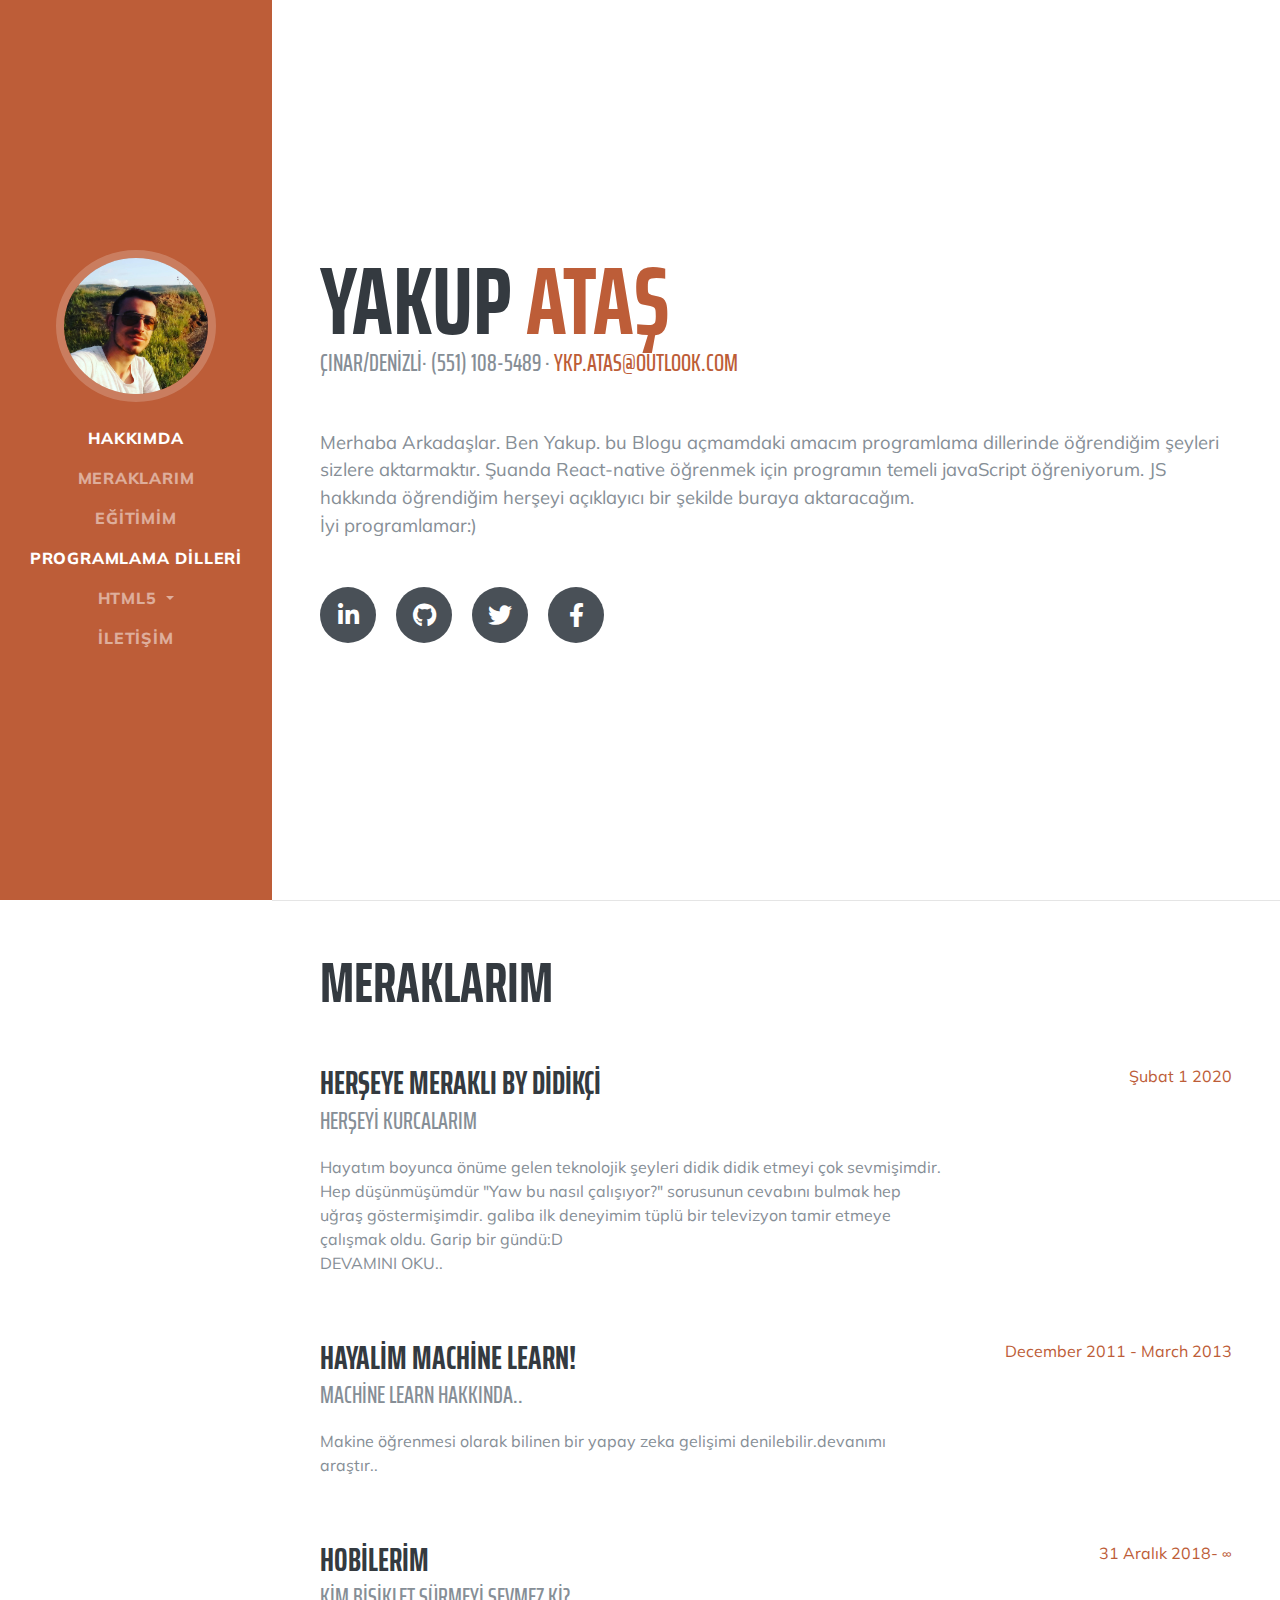
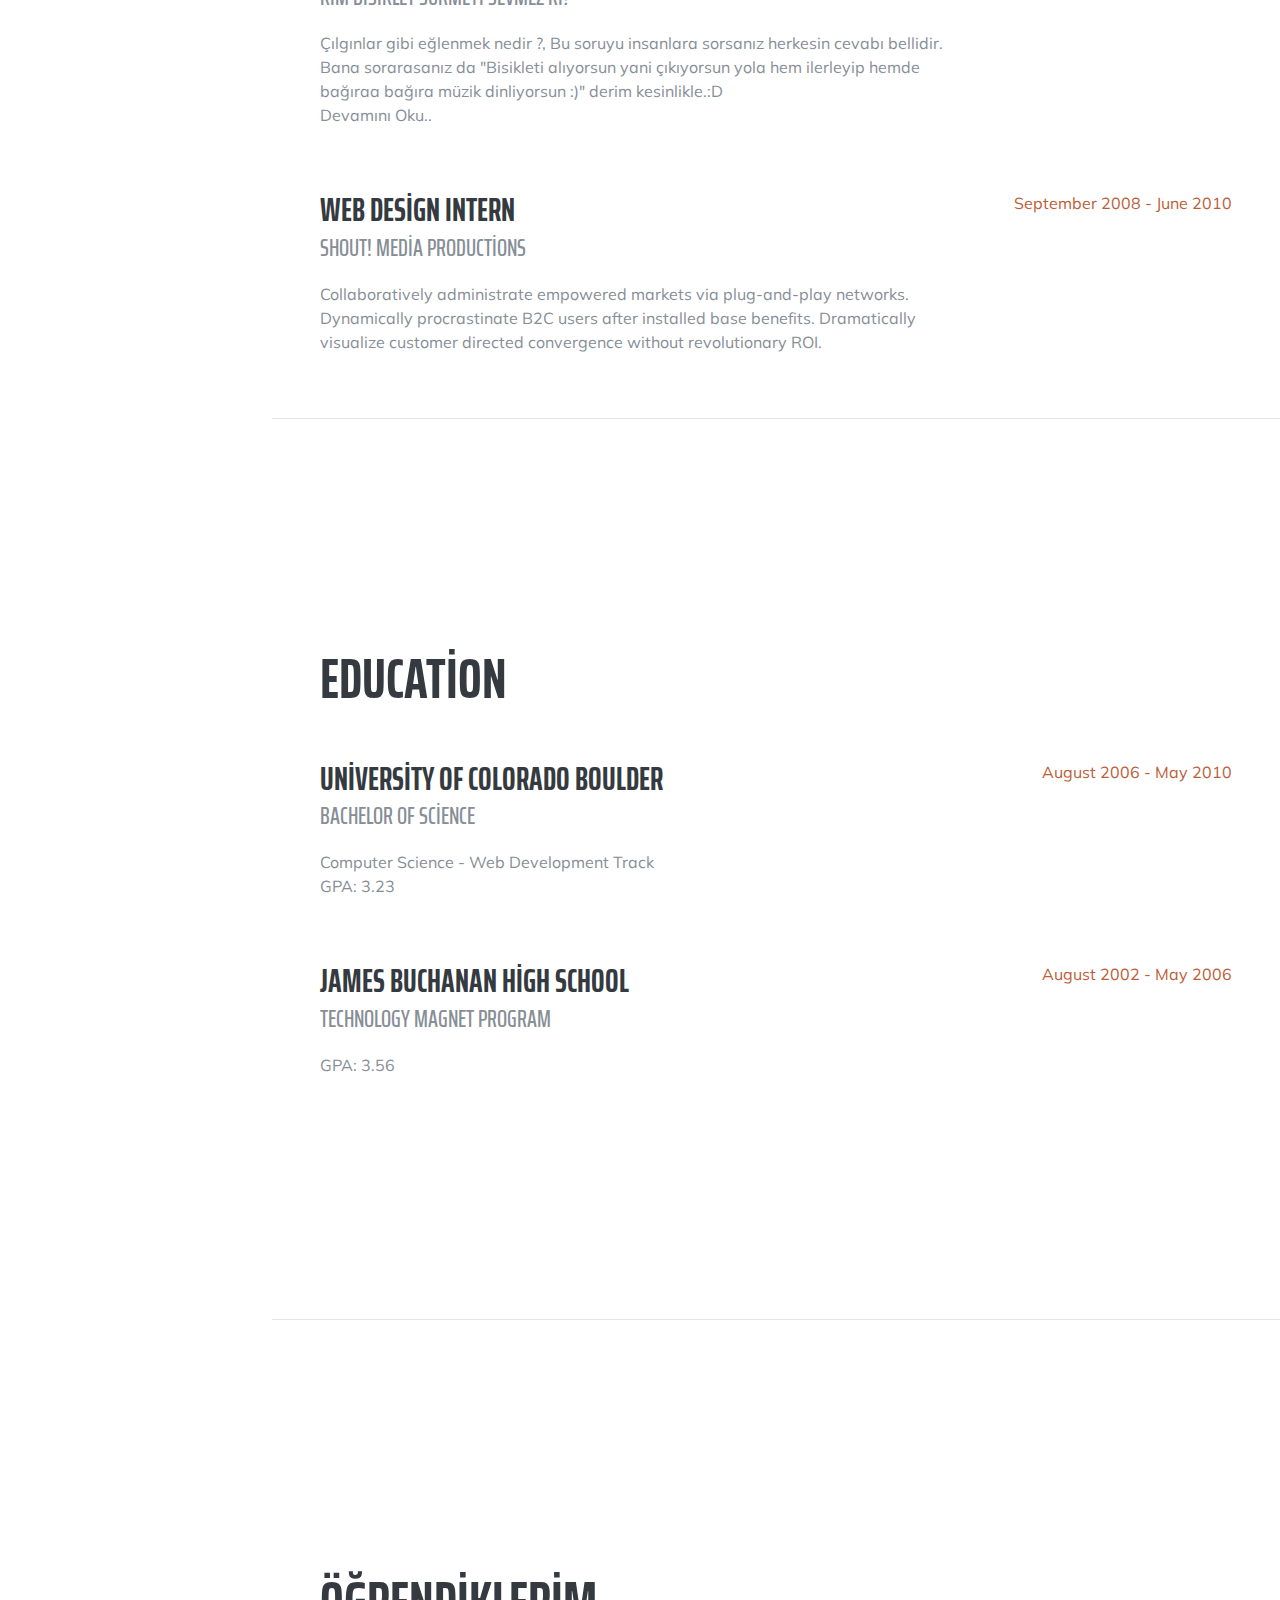
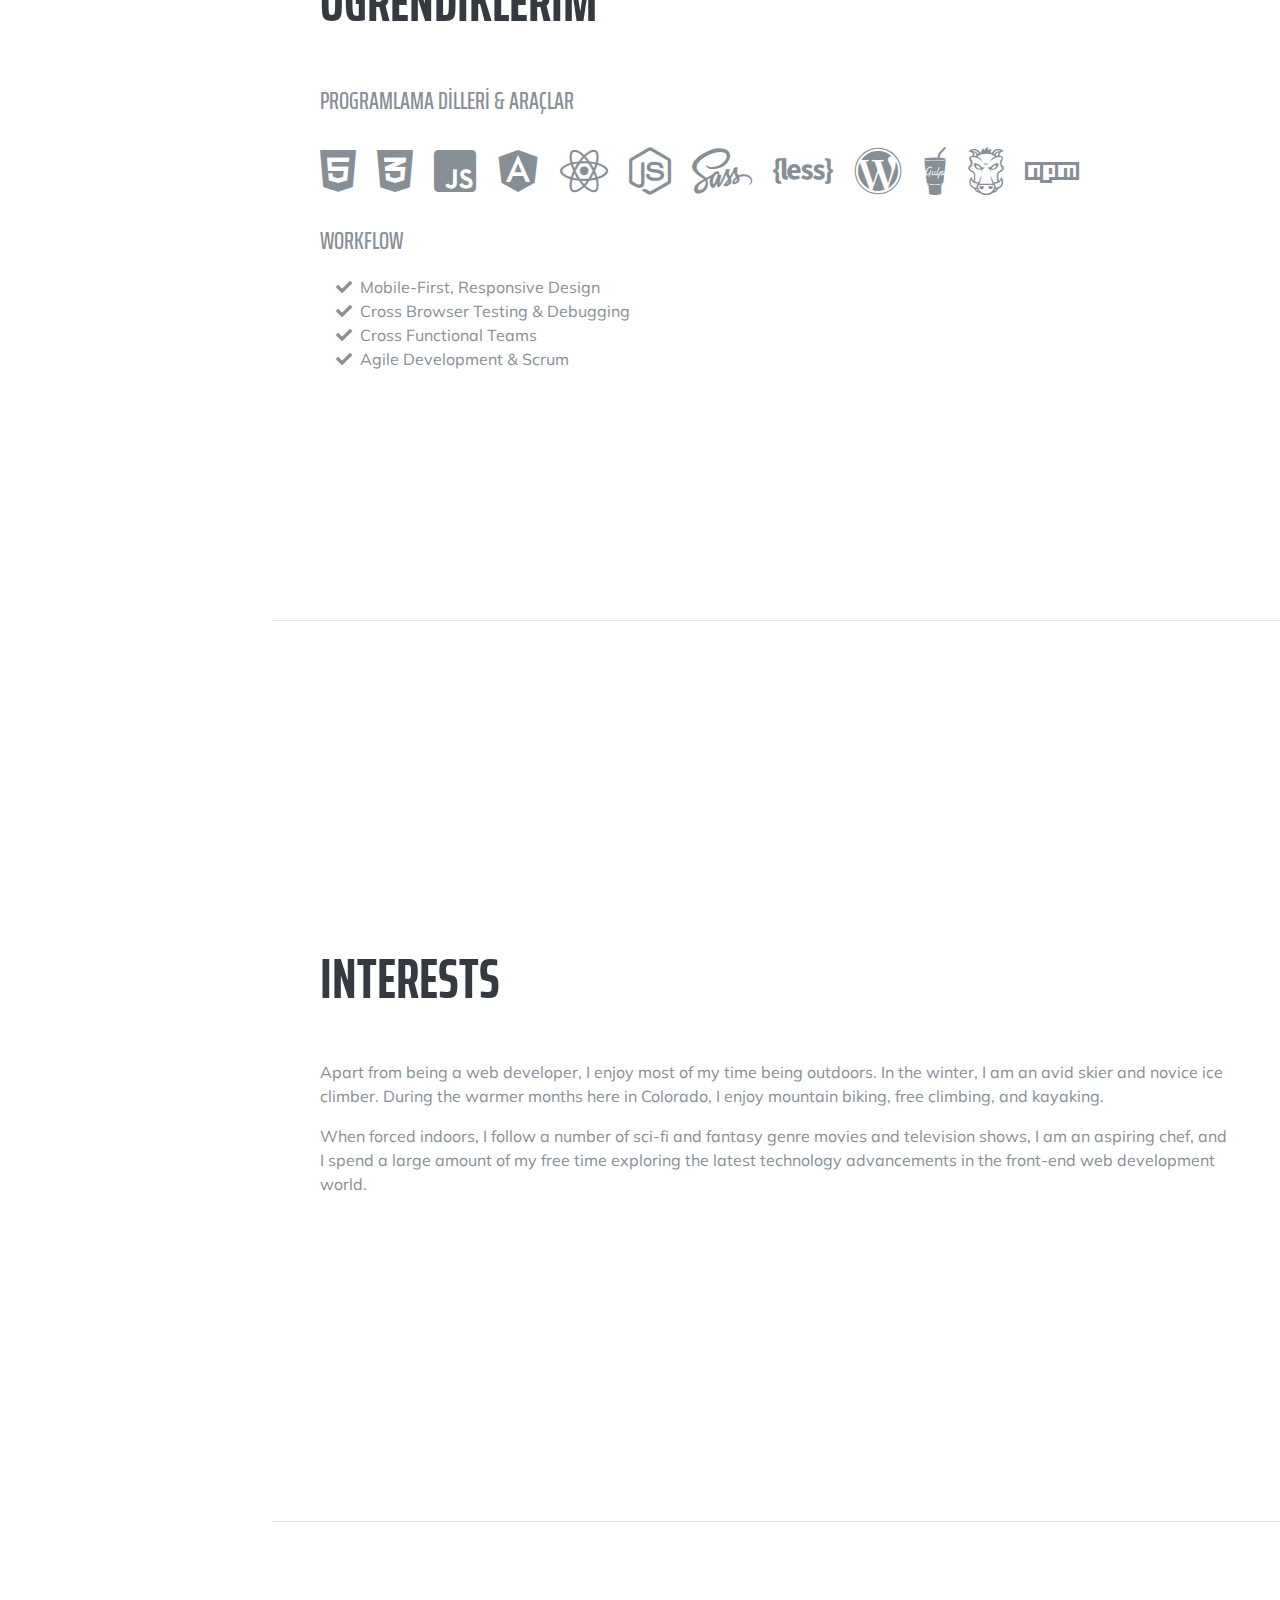
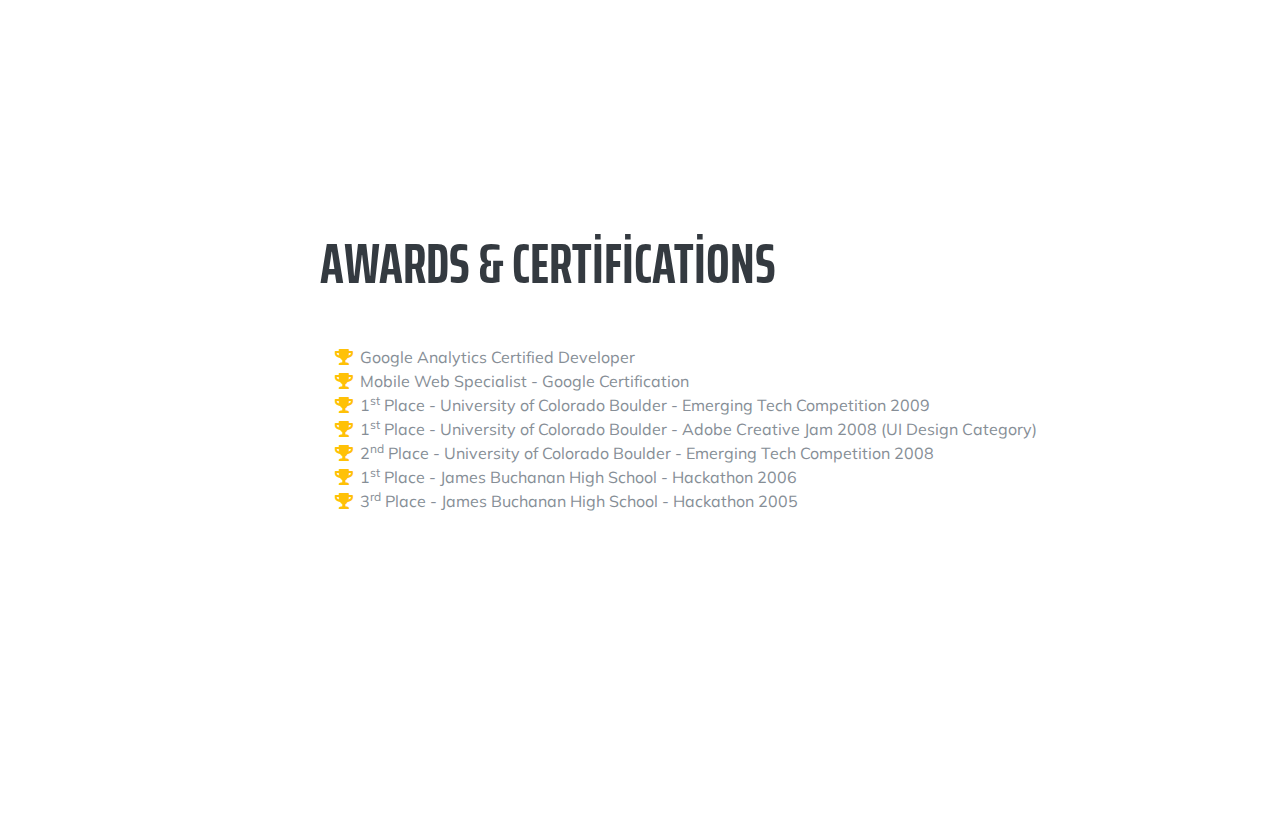
<file: proje/index.html>
<!DOCTYPE html>
<html lang="tr">

<head>

  <meta charset="utf-8">
  <meta name="viewport" content="width=device-width, initial-scale=1, shrink-to-fit=no">
  <meta name="description" content="">
  <meta name="author" content="">

  <title></title>

  <!-- Bootstrap core CSS -->
  <link href="vendor/bootstrap/css/bootstrap.min.css" rel="stylesheet">

  <!-- Custom fonts for this template -->
  <link href="https://fonts.googleapis.com/css?family=Saira+Extra+Condensed:500,700" rel="stylesheet">
  <link href="https://fonts.googleapis.com/css?family=Muli:400,400i,800,800i" rel="stylesheet">
  <link href="vendor/fontawesome-free/css/all.min.css" rel="stylesheet">

  <!-- Custom styles for this template -->
  <link href="css/resume.min.css" rel="stylesheet">

</head>

<body id="page-top">

  <nav class="navbar navbar-expand-lg navbar-dark bg-primary fixed-top" id="sideNav">
    <a class="navbar-brand js-scroll-trigger" href="#page-top">
      <span class="d-block d-lg-none">Yakup Ataş</span>
      <span class="d-none d-lg-block">
        <img class="img-fluid img-profile rounded-circle mx-auto mb-2" src="img/profile.jpeg" alt="">
      </span>
    </a>
    <button class="navbar-toggler" type="button" data-toggle="collapse" data-target="#navbarSupportedContent" aria-controls="navbarSupportedContent" aria-expanded="false" aria-label="Toggle navigation">
      <span class="navbar-toggler-icon"></span>
    </button>
    <div class="collapse navbar-collapse" id="navbarSupportedContent">
      <ul class="navbar-nav">
        <li class="nav-item">
          <a class="nav-link js-scroll-trigger" href="#about">Hakkımda</a>
        </li>
        <li class="nav-item">
          <a class="nav-link js-scroll-trigger" href="#experience">Meraklarım</a>
        </li>
        <li class="nav-item">
          <a class="nav-link js-scroll-trigger" href="#education">Eğitimim</a>
        </li>
        <li class="nav-item">
          <a class="nav-link js-scroll-trigger dropdown show"  aria-expanded="false" href="#skills">Programlama Dilleri</a>
          <ul class="nav-link js-scroll-trigger dropdown-toggle" style="cursor:pointer;" id="dropdownMenuLink"data-toggle="dropdown" aria-haspopup="true" href="#">Html5</a>
            <!-- hata var bebeğem-->
          </ul>
        </li>
        <li class="nav-item">
          <a class="nav-link js-scroll-trigger" href="#interests">İletişim</a>
        </li>
   
      </ul>
    </div>
  </nav>

  <div class="container-fluid p-0"> 

    <section class="resume-section p-3 p-lg-5 d-flex align-items-center" id="about">
      <div class="w-100">
        <h1 class="mb-0">Yakup
          <span class="text-primary">Ataş</span>
        </h1>
        <div class="subheading mb-5">Çınar/Denizli· (551) 108-5489 ·
          <a href="mailto:name@email.com">ykp.atas@outlook.com</a>
        </div>
        <p class="lead mb-5">Merhaba Arkadaşlar. Ben Yakup. bu Blogu açmamdaki amacım programlama dillerinde öğrendiğim şeyleri sizlere aktarmaktır. Şuanda React-native öğrenmek için programın temeli javaScript öğreniyorum. JS hakkında öğrendiğim herşeyi açıklayıcı bir şekilde buraya aktaracağım.<br>İyi programlamar:)</p>
        <div class="social-icons">
          <a href="#">
            <i class="fab fa-linkedin-in"></i>
          </a>
          <a href="#">
            <i class="fab fa-github"></i>
          </a>
          <a href="#">
            <i class="fab fa-twitter"></i>
          </a>
          <a href="#">
            <i class="fab fa-facebook-f"></i>
          </a>
        </div>
      </div>
    </section>

    <hr class="m-0">

    <section class="resume-section p-3 p-lg-5 d-flex justify-content-center" id="experience">
      <div class="w-100">
        <h2 class="mb-5">Meraklarım</h2>

        <div class="resume-item d-flex flex-column flex-md-row justify-content-between mb-5">
          <div class="resume-content">
            <h3 class="mb-0">Herşeye Meraklı By Didikçi</h3>
            <div class="subheading mb-3">Herşeyi Kurcalarım</div>
            <p>Hayatım boyunca önüme gelen teknolojik şeyleri didik didik etmeyi çok sevmişimdir. Hep düşünmüşümdür "Yaw bu nasıl çalışıyor?" sorusunun cevabını bulmak hep uğraş göstermişimdir. galiba ilk deneyimim tüplü bir televizyon tamir etmeye çalışmak oldu. Garip bir gündü:D<br> DEVAMINI OKU.. </p>
          </div>
          <div class="resume-date text-md-right">
            <span class="text-primary">Şubat 1 2020</span>
          </div>
        </div>

        <div class="resume-item d-flex flex-column flex-md-row justify-content-between mb-5">
          <div class="resume-content">
            <h3 class="mb-0">Hayalim Machine Learn!</h3>
            <div class="subheading mb-3">Machine Learn Hakkında..</div>
          <p>Makine öğrenmesi olarak bilinen bir yapay zeka gelişimi denilebilir.devanımı araştır..</p>
          </div>
          <div class="resume-date text-md-right">
            <span class="text-primary">December 2011 - March 2013</span>
          </div>
        </div>

        <div class="resume-item d-flex flex-column flex-md-row justify-content-between mb-5">
          <div class="resume-content">
            <h3 class="mb-0">Hobilerim</h3>
            <div class="subheading mb-3">Kim bisiklet sürmeyi sevmez ki?</div>
            <p>Çılgınlar gibi eğlenmek nedir ?, Bu soruyu insanlara sorsanız herkesin cevabı bellidir. Bana sorarasanız da "Bisikleti alıyorsun yani çıkıyorsun yola hem ilerleyip hemde bağıraa bağıra müzik dinliyorsun :)" derim kesinlikle.:D <br> Devamını Oku.. </p>
          </div>
          <div class="resume-date text-md-right">
            <span class="text-primary">31 Aralık 2018- ∞ </span>
          </div>
        </div>

        <div class="resume-item d-flex flex-column flex-md-row justify-content-between">
          <div class="resume-content">
            <h3 class="mb-0">Web Design Intern</h3>
            <div class="subheading mb-3">Shout! Media Productions</div>
            <p>Collaboratively administrate empowered markets via plug-and-play networks. Dynamically procrastinate B2C users after installed base benefits. Dramatically visualize customer directed convergence without revolutionary ROI.</p>
          </div>
          <div class="resume-date text-md-right">
            <span class="text-primary">September 2008 - June 2010</span>
          </div>
        </div>

      </div>

    </section>

    <hr class="m-0">

    <section class="resume-section p-3 p-lg-5 d-flex align-items-center" id="education">
      <div class="w-100">
        <h2 class="mb-5">Education</h2>

        <div class="resume-item d-flex flex-column flex-md-row justify-content-between mb-5">
          <div class="resume-content">
            <h3 class="mb-0">University of Colorado Boulder</h3>
            <div class="subheading mb-3">Bachelor of Science</div>
            <div>Computer Science - Web Development Track</div>
            <p>GPA: 3.23</p>
          </div>
          <div class="resume-date text-md-right">
            <span class="text-primary">August 2006 - May 2010</span>
          </div>
        </div>

        <div class="resume-item d-flex flex-column flex-md-row justify-content-between">
          <div class="resume-content">
            <h3 class="mb-0">James Buchanan High School</h3>
            <div class="subheading mb-3">Technology Magnet Program</div>
            <p>GPA: 3.56</p>
          </div>
          <div class="resume-date text-md-right">
            <span class="text-primary">August 2002 - May 2006</span>
          </div>
        </div>

      </div>
    </section>

    <hr class="m-0">

    <section class="resume-section p-3 p-lg-5 d-flex align-items-center" id="skills">
      <div class="w-100">
        <h2 class="mb-5">Öğrendiklerim</h2>

        <div class="subheading mb-3">Programlama Dilleri &amp; Araçlar</div>
        <ul class="list-inline dev-icons">
          <li class="list-inline-item">
            <i class="fab fa-html5"></i>
          </li>
          <li class="list-inline-item">
            <i class="fab fa-css3-alt"></i>
          </li>
          <li class="list-inline-item">
            <i class="fab fa-js-square"></i>
          </li>
          <li class="list-inline-item">
            <i class="fab fa-angular"></i>
          </li>
          <li class="list-inline-item">
            <i class="fab fa-react"></i>
          </li>
          <li class="list-inline-item">
            <i class="fab fa-node-js"></i>
          </li>
          <li class="list-inline-item">
            <i class="fab fa-sass"></i>
          </li>
          <li class="list-inline-item">
            <i class="fab fa-less"></i>
          </li>
          <li class="list-inline-item">
            <i class="fab fa-wordpress"></i>
          </li>
          <li class="list-inline-item">
            <i class="fab fa-gulp"></i>
          </li>
          <li class="list-inline-item">
            <i class="fab fa-grunt"></i>
          </li>
          <li class="list-inline-item">
            <i class="fab fa-npm"></i>
          </li>
        </ul>

        <div class="subheading mb-3">Workflow</div>
        <ul class="fa-ul mb-0">
          <li>
            <i class="fa-li fa fa-check"></i>
            Mobile-First, Responsive Design</li>
          <li>
            <i class="fa-li fa fa-check"></i>
            Cross Browser Testing &amp; Debugging</li>
          <li>
            <i class="fa-li fa fa-check"></i>
            Cross Functional Teams</li>
          <li>
            <i class="fa-li fa fa-check"></i>
            Agile Development &amp; Scrum</li>
        </ul>
      </div>
    </section>

    <hr class="m-0">

    <section class="resume-section p-3 p-lg-5 d-flex align-items-center" id="interests">
      <div class="w-100">
        <h2 class="mb-5">Interests</h2>
        <p>Apart from being a web developer, I enjoy most of my time being outdoors. In the winter, I am an avid skier and novice ice climber. During the warmer months here in Colorado, I enjoy mountain biking, free climbing, and kayaking.</p>
        <p class="mb-0">When forced indoors, I follow a number of sci-fi and fantasy genre movies and television shows, I am an aspiring chef, and I spend a large amount of my free time exploring the latest technology advancements in the front-end web development world.</p>
      </div>
    </section>

    <hr class="m-0">

    <section class="resume-section p-3 p-lg-5 d-flex align-items-center" id="awards">
      <div class="w-100">
        <h2 class="mb-5">Awards &amp; Certifications</h2>
        <ul class="fa-ul mb-0">
          <li>
            <i class="fa-li fa fa-trophy text-warning"></i>
            Google Analytics Certified Developer</li>
          <li>
            <i class="fa-li fa fa-trophy text-warning"></i>
            Mobile Web Specialist - Google Certification</li>
          <li>
            <i class="fa-li fa fa-trophy text-warning"></i>
            1<sup>st</sup>
            Place - University of Colorado Boulder - Emerging Tech Competition 2009</li>
          <li>
            <i class="fa-li fa fa-trophy text-warning"></i>
            1<sup>st</sup>
            Place - University of Colorado Boulder - Adobe Creative Jam 2008 (UI Design Category)</li>
          <li>
            <i class="fa-li fa fa-trophy text-warning"></i>
            2<sup>nd</sup>
            Place - University of Colorado Boulder - Emerging Tech Competition 2008</li>
          <li>
            <i class="fa-li fa fa-trophy text-warning"></i>
            1<sup>st</sup>
            Place - James Buchanan High School - Hackathon 2006</li>
          <li>
            <i class="fa-li fa fa-trophy text-warning"></i>
            3<sup>rd</sup>
            Place - James Buchanan High School - Hackathon 2005</li>
        </ul>
      </div>
    </section>

  </div>

  <!-- Bootstrap core JavaScript -->
  <script src="vendor/jquery/jquery.min.js"></script>
  <script src="vendor/bootstrap/js/bootstrap.bundle.min.js"></script>

  <!-- Plugin JavaScript -->
  <script src="vendor/jquery-easing/jquery.easing.min.js"></script>

  <!-- Custom scripts for this template -->
  <script src="js/resume.min.js"></script>

</body>

</html>
</file>
<file: proje/css/resume.min.css>
/*!
 * Start Bootstrap - Resume v5.0.8 (https://startbootstrap.com/template-overviews/resume)
 * Copyright 2013-2019 Start Bootstrap
 * Licensed under MIT (https://github.com/BlackrockDigital/startbootstrap-resume/blob/master/LICENSE)
 */body{font-family:Muli,-apple-system,BlinkMacSystemFont,'Segoe UI',Roboto,'Helvetica Neue',Arial,sans-serif,'Apple Color Emoji','Segoe UI Emoji','Segoe UI Symbol','Noto Color Emoji';padding-top:54px;color:#868e96}@media (min-width:992px){body{padding-top:0;padding-left:17rem}}h1,h2,h3,h4,h5,h6{font-family:'Saira Extra Condensed',-apple-system,BlinkMacSystemFont,'Segoe UI',Roboto,'Helvetica Neue',Arial,sans-serif,'Apple Color Emoji','Segoe UI Emoji','Segoe UI Symbol','Noto Color Emoji';font-weight:700;text-transform:uppercase;color:#343a40}h1{font-size:6rem;line-height:5.5rem}h2{font-size:3.5rem}h3{font-size:2rem}p.lead{font-size:1.15rem;font-weight:400}.subheading{text-transform:uppercase;font-weight:500;font-family:'Saira Extra Condensed',-apple-system,BlinkMacSystemFont,'Segoe UI',Roboto,'Helvetica Neue',Arial,sans-serif,'Apple Color Emoji','Segoe UI Emoji','Segoe UI Symbol','Noto Color Emoji';font-size:1.5rem}.social-icons a{display:inline-block;height:3.5rem;width:3.5rem;background-color:#495057;color:#fff!important;border-radius:100%;text-align:center;font-size:1.5rem;line-height:3.5rem;margin-right:1rem}.social-icons a:last-child{margin-right:0}.social-icons a:hover{background-color:#bd5d38}.dev-icons{font-size:3rem}.dev-icons .list-inline-item i:hover{color:#bd5d38}#sideNav .navbar-nav .nav-item .nav-link{font-weight:800;letter-spacing:.05rem;text-transform:uppercase}#sideNav .navbar-toggler:focus{outline-color:#d48a6e}@media (min-width:992px){#sideNav{text-align:center;position:fixed;top:0;left:0;display:flex;flex-direction:column;width:17rem;height:100vh}#sideNav .navbar-brand{display:flex;margin:auto auto 0;padding:.5rem}#sideNav .navbar-brand .img-profile{max-width:10rem;max-height:10rem;border:.5rem solid rgba(255,255,255,.2)}#sideNav .navbar-collapse{display:flex;align-items:flex-start;flex-grow:0;width:100%;margin-bottom:auto}#sideNav .navbar-collapse .navbar-nav{flex-direction:column;width:100%}#sideNav .navbar-collapse .navbar-nav .nav-item{display:block}#sideNav .navbar-collapse .navbar-nav .nav-item .nav-link{display:block}}section.resume-section{padding-top:5rem!important;padding-bottom:5rem!important;max-width:75rem}section.resume-section .resume-item .resume-date{min-width:none}@media (min-width:768px){section.resume-section{min-height:100vh}section.resume-section .resume-item .resume-date{min-width:18rem}}@media (min-width:992px){section.resume-section{padding-top:3rem!important;padding-bottom:3rem!important}}.bg-primary{background-color:#bd5d38!important}.text-primary{color:#bd5d38!important}a{color:#bd5d38}a:active,a:focus,a:hover{color:#824027}
</file>
